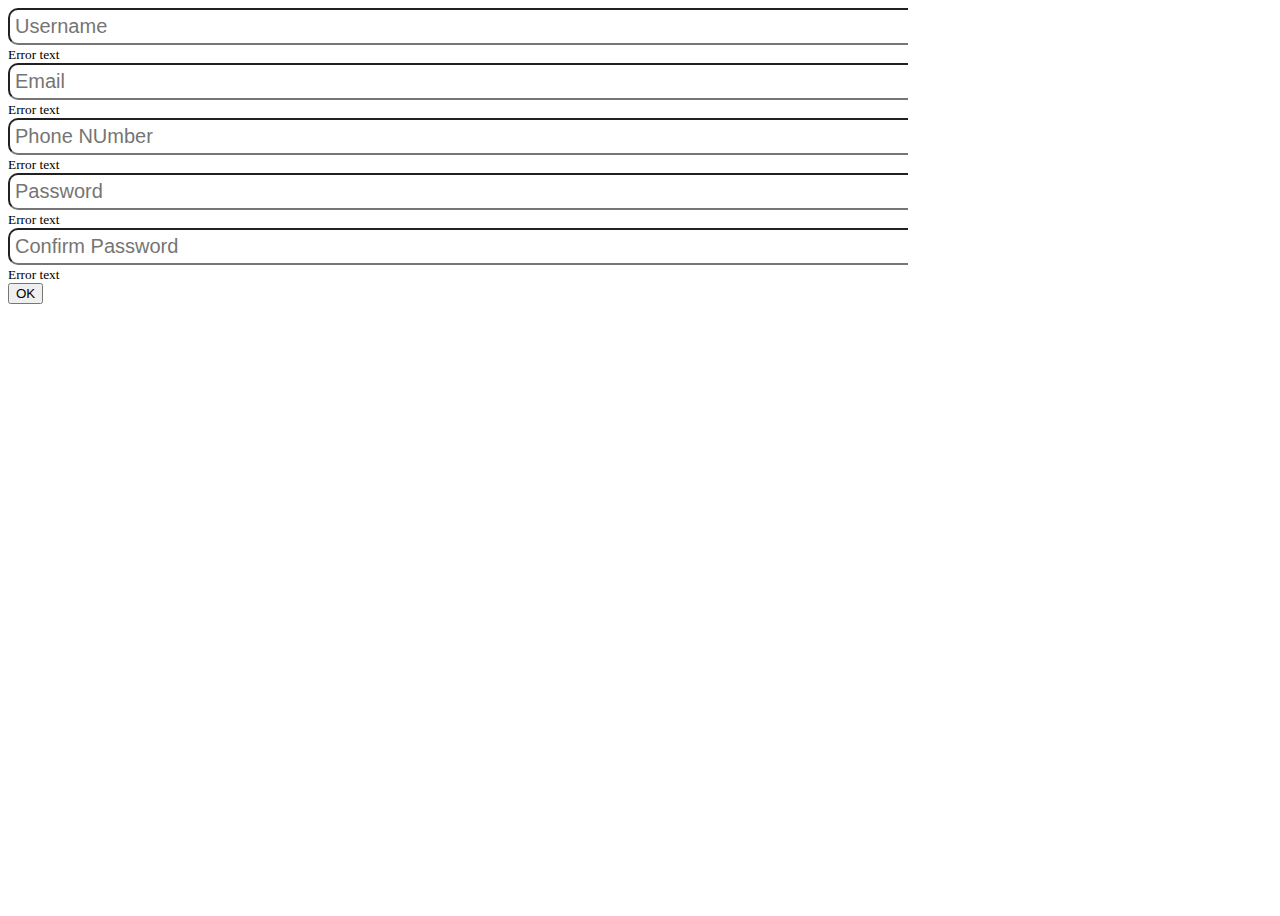
<file: FormHandeling/Registration_form/index.html>
<!doctype html>
<html lang="en">
  <head>
    <meta charset="utf-8">
    <meta name="viewport" content="width=device-width, initial-scale=1">
    <link href="https://cdn.jsdelivr.net/npm/bootstrap@5.1.3/dist/css/bootstrap.min.css" rel="stylesheet" integrity="sha384-1BmE4kWBq78iYhFldvKuhfTAU6auU8tT94WrHftjDbrCEXSU1oBoqyl2QvZ6jIW3" crossorigin="anonymous">
    <link rel="stylesheet" href="https://cdnjs.cloudflare.com/ajax/libs/font-awesome/6.0.0-beta3/css/all.min.css" integrity="sha512-Fo3rlrZj/k7ujTnHg4CGR2D7kSs0v4LLanw2qksYuRlEzO+tcaEPQogQ0KaoGN26/zrn20ImR1DfuLWnOo7aBA==" crossorigin="anonymous" referrerpolicy="no-referrer" />
    <link rel="stylesheet" href="style.css">
    <title>Hello, world!</title>
  </head>
  <body>
    <div class="container">
            <form class="form-control">
                <div class="form">
                    <input placeholder="Username" type="text" id="username_id">
                    <i class="fas fa-check-square"></i>
                    <i class="fas fa-exclamation"></i>
                    <small>Error text</small>
                </div>
                <div class="form">
                    <input placeholder="Email" type="email" id="email_id">
                    <i class="fas fa-check-square"></i>
                    <i class="fas fa-exclamation"></i>
                    <small>Error text</small>
                </div>
                <div class="form">
                    <input placeholder="Phone NUmber" type="number" id="number_id">
                    <i class="fas fa-check-square"></i>
                    <i class="fas fa-exclamation"></i>
                    <small>Error text</small>
                </div>
                <div class="form">
                    <input placeholder="Password" type="password" id="password_id">
                    <i class="fas fa-check-square"></i>
                    <i class="fas fa-exclamation"></i>
                    <small>Error text</small>
                </div>
                <div class="form">
                    <input placeholder="Confirm Password" type="password" id="confrim_password_id">
                    <i class="fas fa-check-square"></i>
                    <i class="fas fa-exclamation"></i>
                    <small>Error text</small>
                </div>
                <input class="btn btn-dark" value="OK" type="submit">    
            </form>
    </div>


    <script src="Script.js"></script>
    <script src="https://cdn.jsdelivr.net/npm/bootstrap@5.1.3/dist/js/bootstrap.bundle.min.js" integrity="sha384-ka7Sk0Gln4gmtz2MlQnikT1wXgYsOg+OMhuP+IlRH9sENBO0LRn5q+8nbTov4+1p" crossorigin="anonymous"></script>
  </body>
</html>
</file>
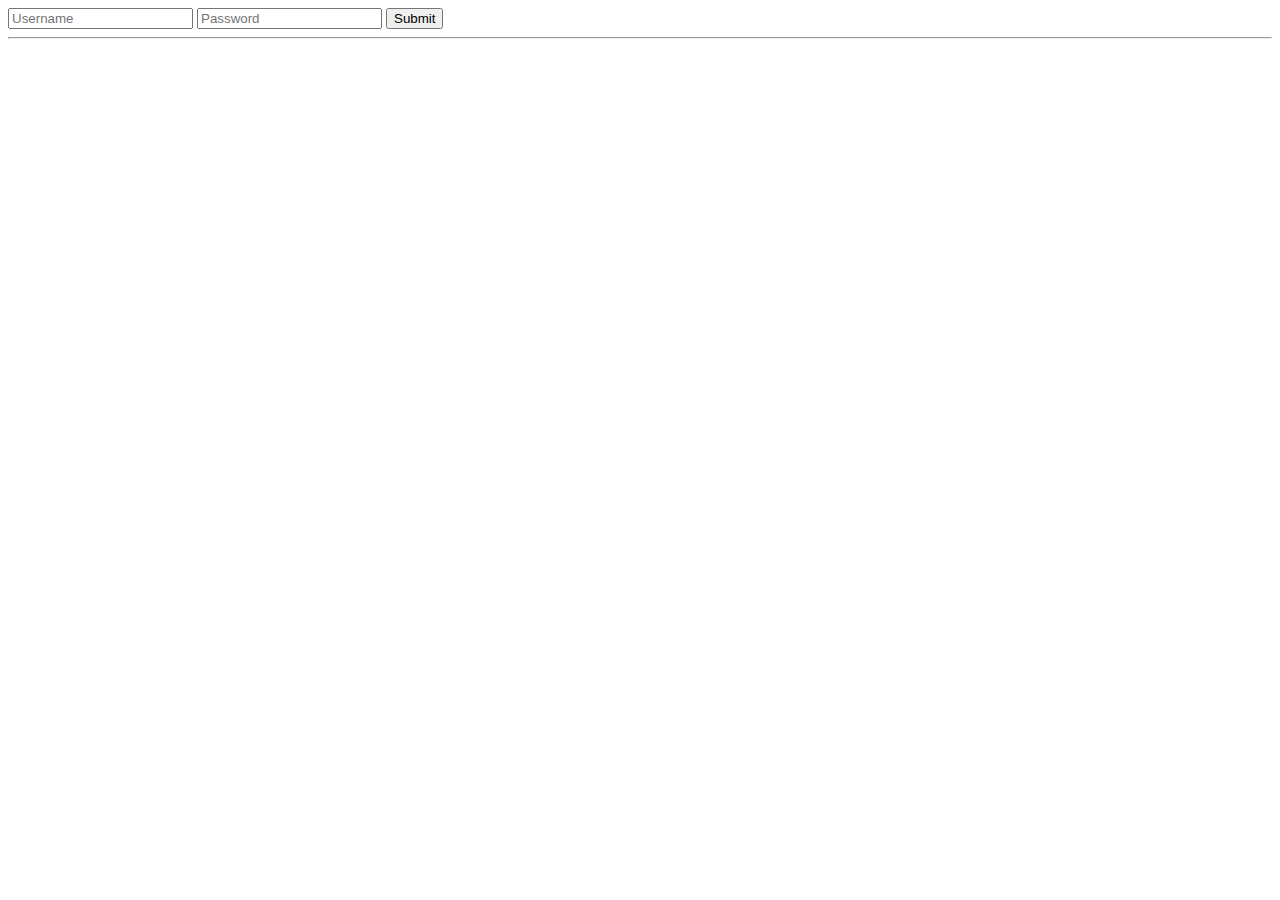
<file: FormHandeling/UserName&password/index.html>
<!doctype html>
<html lang="en">
  <head>
  
    <meta charset="utf-8">
    <meta name="viewport" content="width=device-width, initial-scale=1">
    <link href="https://cdn.jsdelivr.net/npm/bootstrap@5.1.3/dist/css/bootstrap.min.css" rel="stylesheet" integrity="sha384-1BmE4kWBq78iYhFldvKuhfTAU6auU8tT94WrHftjDbrCEXSU1oBoqyl2QvZ6jIW3" crossorigin="anonymous">
    <link rel="stylesheet" href="js-snackbar-master/src/js-snackbar.css">
    <link rel="stylesheet" href='js-snackbar-master/dist/js-snackbar.css'>
    <link rel="stylesheet" href="js-snackbar-master/dist/js-snackbar.min.css">
    
    <title>Hello, world!</title>
  </head>
  <body>
    <div class="container p-5 text-center">
        <div class="container">
            <form class="form-control" name="form_one" id="id_1">
                <input type="text" name="username" placeholder="Username">
                <input type="password" name="password" placeholder="Password">
                <input type="submit">
            </form>
            <hr>
            


        </div>  
    </div>
    <script>
     
        
    </script>
    <script src="js-snackbar-master/dist/js-snackbar.min.css"></script>
    <script src="js-snackbar-master/dist/js-snackbar.js"></script>
    <script src="js-snackbar-master/src/js-snackbar.js"></script>
    <script src="script.js"></script>
    <script src="https://cdn.jsdelivr.net/npm/bootstrap@5.1.3/dist/js/bootstrap.bundle.min.js" integrity="sha384-ka7Sk0Gln4gmtz2MlQnikT1wXgYsOg+OMhuP+IlRH9sENBO0LRn5q+8nbTov4+1p" crossorigin="anonymous"></script>
  </body>
</html>
</file>
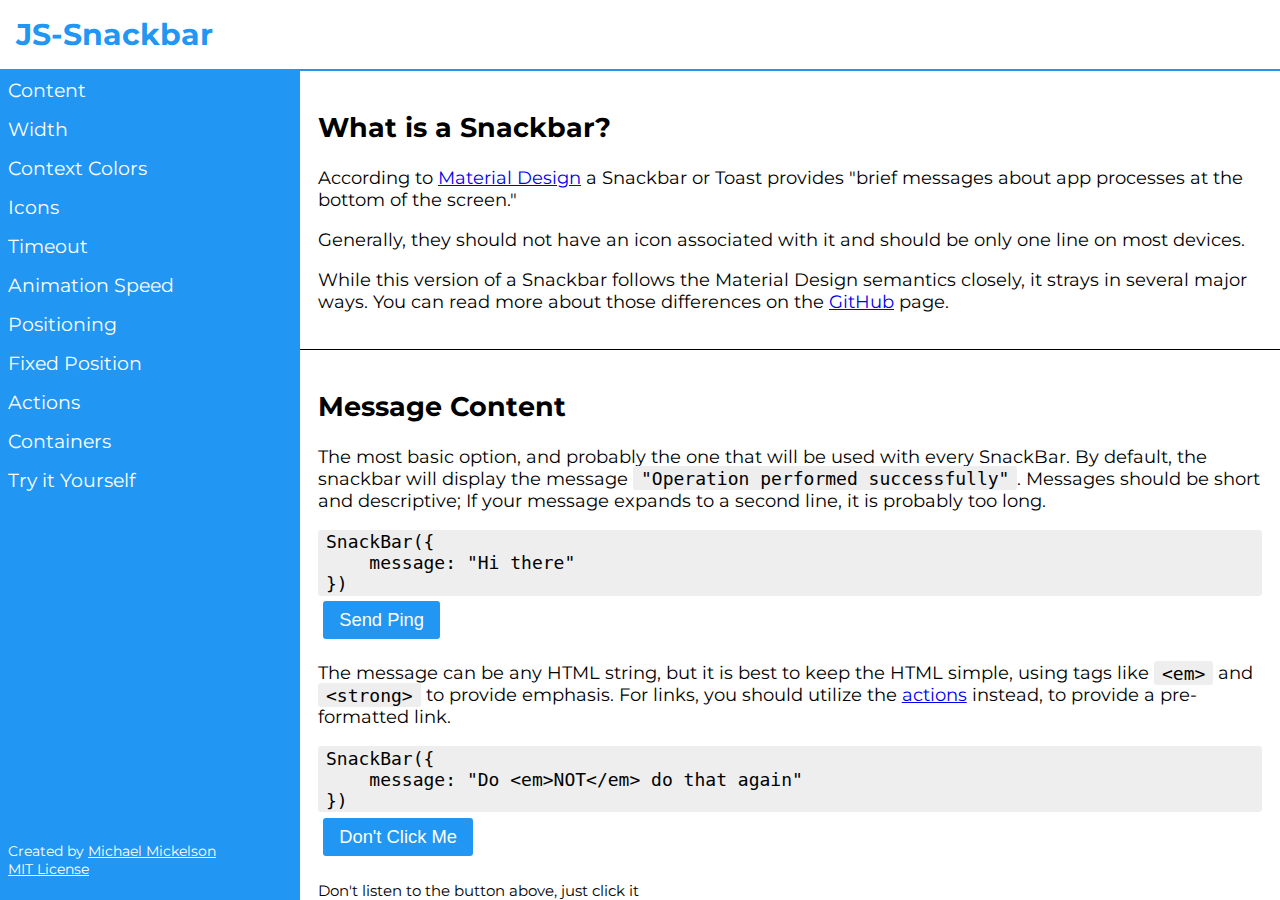
<file: FormHandeling/UserName&password/js-snackbar-master/index.html>
<!doctype html>

<html lang="en">

<head>
    <meta charset="utf-8">

    <title>JS-SnackBar - A simple snackbar/toast tool</title>
    <meta name="description"
        content="JS-SnackBar is a simple, jQuery-free tool that enables a notification to be shown on screen, follow Google's Material UI design.">
    <meta name="author" content="Michael Mickelson">
    <meta name="viewport" content="width=device-width, initial-scale=1, shrink-to-fit=no">

    <link href="https://fonts.googleapis.com/icon?family=Material+Icons" rel="stylesheet">

    <link rel="stylesheet" href="dist/js-snackbar.css?v=1.3" />
    <link rel="stylesheet" href="site.css?v=1.2" />
</head>

<body>
    <header class="header">
        <button id="header-button" type="menu" class="button button--inverse nav-opener">
            <span class="material-icons">menu</span>
            Menu
        </button>

        <h1>JS-Snackbar</h1>
    </header>

    <div class="main-body">
        <nav id="nav" class="nav">
            <div id="title" class="nav-title">
                JS-Snackbar
                <button type="menu" class="nav-opener nav-close">
                    <span class="material-icons">close</span>
                </button>
            </div>

            <ul class="nav-ul">
                <li class="nav-li">
                    <a href="#message" class="nav-a">Content</a>
                </li>

                <li class="nav-li">
                    <a href="#width" class="nav-a">Width</a>
                </li>

                <li class="nav-li">
                    <a href="#Colors" class="nav-a">
                        Context Colors
                    </a>
                </li>

                <li class="nav-li">
                    <a href="#icons" class="nav-a">
                        Icons
                    </a>
                </li>

                <li class="nav-li">
                    <a href="#Timeout" class="nav-a">
                        Timeout
                    </a>
                </li>

                <li class="nav-li">
                    <a href="#speed" class="nav-a">
                        Animation Speed
                    </a>
                </li>

                <li class="nav-li">
                    <a href="#Positioning" class="nav-a">
                        Positioning
                    </a>
                </li>

                <li class="nav-li">
                    <a href="#Fixed" class="nav-a">
                        Fixed Position
                    </a>
                </li>
               
                <li class="nav-li">
                    <a href="#Actions" class="nav-a">
                        Actions
                    </a>
                </li>

                <li class="nav-li">
                    <a href="#Containers" class="nav-a">
                        Containers
                    </a>
                </li>

                <li class="nav-li">
                    <a href="#tryit" class="nav-a">
                        Try it Yourself
                    </a>
                </li>
            </ul>

            <p class="nav-footer">
                Created by <a href="https://github.com/mickelsonmichael" target="_blank">Michael Mickelson</a>
                <br />
                <a href="https://github.com/mickelsonmichael/js-snackbar/blob/master/LICENSE" target="_blank">MIT
                    License</a>
            </p>
        </nav>

        <section class="content">
            <div class="display">
                <span>JS-Snackbar</span>
            </div>

            <article class="section">
                <h2 class="section-title">What is a Snackbar?</h2>
                <p>
                    According to <a href="https://material.io/design/components/snackbars.html">Material Design</a> a
                    Snackbar or Toast provides "brief messages about app processes at the bottom of the screen."
                </p>

                <p>
                    Generally, they should not have an icon associated with it and should be only one line on most
                    devices.
                </p>

                <p>
                    While this version of a Snackbar follows the Material Design semantics closely, it strays in several
                    major ways.
                    You can read more about those differences on the <a href="https://github.com/mickelsonmichael/js-snackbar" target="_blank">GitHub</a> page.
                </p>
            </article>

            <article id="message" class="section">
                <h2 class="section-title">Message Content</h2>
            
                <p>
                    The most basic option, and probably the one that will be used with every SnackBar.
                    By default, the snackbar will display the message <code>"Operation performed successfully"</code>.
                    Messages should be short and descriptive;
                    If your message expands to a second line, it is probably too long.
                </p>
            
                <code block>SnackBar({
    message: "Hi there"
})</code>
            
                <button type=button class="button" onclick="demoContent();">Send Ping</button>
            
                <p>
                    The message can be any HTML string, but it is best to keep the HTML simple, using tags like
                    <code>&lt;em&gt;</code> and <code>&lt;strong&gt;</code> to provide emphasis. For links, you should utilize the
                    <a href="#Actions">actions</a> instead, to provide a pre-formatted link.
                </p>

                <code block>SnackBar({
    message: "Do &lt;em&gt;NOT&lt;/em&gt; do that again"
})</code>

                <button type="button" class="button" onclick="demoHtml();">Don't Click Me</button>

                <p>
                    <small>Don't listen to the button above, just click it</small>
                </p>

                <script>
                    var demoContent = function () {
                        var message = SnackBar({
                            message: "PONG"
                        });
                    }

                    var demoHtml = function() {
                        SnackBar({
                            message: "I told you <strong>not</strong> to click it"
                        })
                    }
                </script>
            </article>

            <article id="width" class="section">
                <h2 class="section-title">Fixed Width</h2>

                <p>
                    The SnackBars will resize based on the content passed in to them.
                    However it may be desirable for them to have a fixed width,
                    which you can set using the <code>width</code> property on the options.
                    The width can be set to any valid CSS value for the width property.
                </p>

                <code block>SnackBar({
    width: "1000px"
})</code>

                <p>
                    <strong>
                        If you set your width too low, the snackbar will not display correctly.
                    </strong>

                    For example, setting a width of <code>1rem</code> is far
                    too small for any text to fit within, and the text will
                    collapse fully and be hidden.

                    The width must, at minimum, fit a whole word for the
                    SnackBar to be displayed correct.

                    Use this feature with caution.
                </p>

                <p>
                    <button onclick="width_500px()" class="button">500px</button>
                    <button onclick="width_100vw()" class="button">100vw</button>
                    <button onclick="width_30rem()" class="button">30rem</button>
                </p>

                <script>
                    var width_500px = function() {
                        SnackBar({
                            width: "500px",
                            message: "I'm 500px wide"
                        })
                    }

                    var width_100vw = function() {
                        SnackBar({
                            width: "100vw",
                            message: "I'm the width of the viewport",
                        })
                    }

                    var width_30rem = function() {
                        SnackBar({
                            width: "30rem",
                            message: "I'm 30 rem"
                        })
                    }
                </script>
            </article>

            <article id="Colors" class="section">
                <h2 class="section-title">Context Colors</h2>

                <p>
                    By default, there are several color options for showing notifications.
                    When a notification is displayed, it can either have one of these context colors attached to it, or no indicator at all (the default behavior). Click one of the buttons below to view an example.
                </p>

                <code block>Snackbar({
    status: "success"
})</code>

                <button type="button" class="button" onclick="colors_Default();">Default</button>
                <button type="button" class="button" onclick="colors_Success();">Success</button>
                <button type="button" class="button" onclick="colors_Error();">Error</button>
                <button type="button" class="button" onclick="colors_Warning();">Warning</button>
                <button type="button" class="button" onclick="colors_Info();">Info</button>

                <p>
                    The possible options can be found in the table below
                </p>

                <table>
                    <thead>
                        <tr>
                            <td>Color</td>
                            <td>Indicates</td>
                            <td>Value(s)</td>
                            <td>Example</td>
                        </tr>
                    </thead>
                    <tbody>
                        <tr>
                            <td>None</td>
                            <td>None</td>
                            <td>
                                <code>undefined</code>,
                                <code>null</code>,
                                <code>""</code>
                            </td>
                            <td>
                                <span class="js-snackbar js-snackbar--show">
                                    <span class="js-snackbar__status"></span>
                                    <div class="js-snackbar__message-wrapper">
                                        <span class="js-snackbar__message demo-message">Default</span>
                                    </div>
                                </span>
                            </td>
                        </tr>
                        <tr>
                            <td>Green</td>
                            <td>Success</td>
                            <td>
                                <code>"green"</code>,
                                <code>"success"</code>
                            </td>
                            <td>
                                <span class="js-snackbar js-snackbar--show">
                                    <span class="js-snackbar__status js-snackbar--success"></span>
                                    <div class="js-snackbar__message-wrapper">
                                        <span class="js-snackbar__message demo-message">Success</span>
                                    </div>
                                </span>
                            </td>
                        </tr>
                        <tr>
                            <td>Orange</td>
                            <td>Warning</td>
                            <td>
                                <code>"warning"</code>,
                                <code>"alert"</code>,
                                <code>"orange"</code>
                            </td>
                            <td>
                                <span class="js-snackbar js-snackbar--show">
                                    <span class="js-snackbar__status js-snackbar--warning"></span>
                                    <div class="js-snackbar__message-wrapper">
                                        <span class="js-snackbar__message demo-message">Warning</span>
                                    </div>
                                </span>
                            </td>
                        </tr>
                        <tr>
                            <td>Red</td>
                            <td>Danger</td>
                            <td>
                                <code>"danger"</code>,
                                <code>"error"</code>,
                                <code>"red"</code>
                            </td>
                            <td>
                                <span class="js-snackbar js-snackbar--show">
                                    <span class="js-snackbar__status js-snackbar--danger"></span>
                                    <div class="js-snackbar__message-wrapper">
                                        <span class="js-snackbar__message demo-message">Danger</span>
                                    </div>
                                </span>

                            </td>
                        </tr>
                        <tr>
                            <td>Blue</td>
                            <td>Info</td>
                            <td>
                                <code>"info"</code> or any other string
                            </td>
                            <td>
                                <span class="js-snackbar js-snackbar--show">
                                    <span class="js-snackbar__status js-snackbar--info"></span>
                                    <div class="js-snackbar__message-wrapper">
                                        <span class="js-snackbar__message demo-message">Info</span>
                                    </div>
                                </span>
                            </td>
                        </tr>
                    </tbody>
                </table>

                <script>
                    var colors_Default = function () {
                        SnackBar({
                            message: "Hello World!"
                        })
                    };

                    var colors_Success = function () {
                        SnackBar({
                            message: "Snackbar created successfully!",
                            status: "success"
                        });
                    };

                    

                    var colors_Error = function () {
                        SnackBar({
                            message: "Could not do the thing!",
                            status: "danger"
                        })
                    }

                    var colors_Warning = function () {
                        SnackBar({
                            message: "Alert! Something is happening that you may not expect!",
                            status: "warning"
                        })
                    }

                    var colors_Info = function () {
                        SnackBar({
                            message: "Here's some information for you",
                            status: "info"
                        })
                    }

                </script>
            </article>

            <article id="icons" class="section">
                <h2 class="section-title">Icons</h2>

                <p>
                    Icons can add additional flair to your messages, so the SnackBar comes with several built-in.
                    These icons are simply monospace text, and so can also be customized to any single character.
                    Keep in mind, however, that monospaces characters are serif fonts in all modern browsers.
                    If you are looking for more customization, then you'll need to roll some custom CSS to
                    target the icons.
                </p>

                <code block>Snackbar({
    status: "success",
    icon: "plus"
})</code>

                <p class="alert">
                    While the icons and the colors can be mixed and matched, the icons
                    <strong>require a <a href="#Colors">status color</a> to be set</strong> in order to appear.
                </p>

                <table>
                    <thead>
                        <tr>
                            <td>Icon</td>
                            <td>Value(s)</td>
                            <td>Example</td>
                        </tr>
                    </thead>
                    <tbody>
                        <tr>
                            <td>!</td>
                            <td>
                                <code>"exclamation"</code>,
                                <code>"warn"</code>,
                                <code>"danger"</code>
                            </td>
                            <td>
                                <span class="js-snackbar js-snackbar--show">
                                    <span class="js-snackbar__status js-snackbar--danger">
                                        <span class="js-snackbar__icon">!</span>
                                    </span>
                                    <div class="js-snackbar__message-wrapper">
                                        <span class="js-snackbar__message demo-message">Exclamation</span>
                                    </div>
                                </span>
                            </td>
                        </tr>
                        <tr>
                            <td>?</td>
                            <td>
                                <code>"question"</code>,
                                <code>"question-mark"</code>,
                                <code>"info"</code>
                            </td>
                            <td>
                                <span class="js-snackbar js-snackbar--show">
                                    <span class="js-snackbar__status js-snackbar--warning">
                                        <span class="js-snackbar__icon">?</span>
                                    </span>
                                    <div class="js-snackbar__message-wrapper">
                                        <span class="js-snackbar__message demo-message">Question</span>
                                    </div>
                                </span>
                            </td>
                        </tr>
                        <tr>
                            <td>+</td>
                            <td>
                                <code>"add"</code>,
                                <code>"plus"</code>
                            </td>
                            <td>
                                <span class="js-snackbar js-snackbar--show">
                                    <span class="js-snackbar__status js-snackbar--success">
                                        <span class="js-snackbar__icon">+</span>
                                    </span>
                                    <div class="js-snackbar__message-wrapper">
                                        <span class="js-snackbar__message demo-message">Plus</span>
                                    </div>
                                </span>
                            </td>
                        </tr>
                        <tr>
                            <td>Custom</td>
                            <td>
                                Any character
                            </td>
                            <td>
                                <span class="js-snackbar js-snackbar--show">
                                    <span class="js-snackbar__status js-snackbar--info">
                                        <span class="js-snackbar__icon">R</span>
                                    </span>
                                    <div class="js-snackbar__message-wrapper">
                                        <span class="js-snackbar__message demo-message">Custom</span>
                                    </div>
                                </span>
                            </td>
                        </tr>
                    </tbody>
                </table>

                <button class="button" onclick="icons_exclamation()">!</button>
                <button class="button" onclick="icons_question()">?</button>
                <button class="button" onclick="icons_add()">+</button>
                <button class="button" onclick="icons_any()">Custom</button>

                <script>
                    var icons_exclamation = function() {
                        SnackBar({
                            message: "How exciting",
                            icon: "exclamation",
                            status: "danger",
                        })
                    }

                    var icons_question = function() {
                        SnackBar({
                            message: "That's questionable",
                            icon: "question",
                            status: "warn"
                        });
                    }

                    var icons_add = function() {
                        SnackBar({
                            message: "You've added it successfully",
                            icon: "add",
                            status: "success"
                        })
                    }

                    var icons_any = function() {
                        SnackBar({
                            message: "My name is Mike",
                            icon: "M",
                            status: "info"
                        })
                    }
                </script>
            </article>

            <article id="Timeout" class="section">
                <h2 class="section-title">Timeout Options</h2>

                <p>
                    A snackbar can be configured to stay on screen for a certain amount of time.
                    For warnings or messages with actions, it is best to increase this time.
                    <strong>In general, the timeout should be no shorter than 4 seconds long.</strong>
                </p>

                <code block>SnackBar({
    timeout: 5000 // ms
})</code>

                <p>
                    Additionally, a SnackBar can also be configured to hide its close button.
                    This is useful in scenarios where a message is particularly important, or where the message has a custom close 
                    <a href="#Actions">action</a>.
                </p>

                <code block>SnackBar({
    dismissible: false
})</code>

                <p>
                    If you don't want to the SnackBar to timeout and instead want the user to manually intervene,
                    you can set the timeout to any value less than 1 or false
                </p>

                <code block>SnackBar({
    timeout: 0 // less than or equal to 0
})

// OR

SnackBar({
    timeout: false
})</code>

                <button type="button" class="button" onclick="demoTimeout();">Timeout Duration</button>
                <button type="button" class="button" onclick="demoNoTimeout();">No Timeout</button>
                <button type="button" class="button" onclick="demoNoDissmiss();">Undismissible</button>

                <script>
                        var demoTimeout = function () {
                            SnackBar({
                                message: "I hang out for a little longer",
                                timeout: 25000
                            })
                        }

                        var demoNoTimeout = function () {
                            SnackBar({
                                message: "You need to manually send me away",
                                timeout: false
                            })
                        }

                        var demoNoDissmiss = function () {
                            SnackBar({
                                message: "You cannot send me away!",
                                dismissible: false
                            })
                        }
                </script>
            </article>

            <article id="speed" class="section">
                <h2 class="section-title">Animation Speed</h2>

                <p>
                    You may want the SnackBar to come on screen quicker or slower.
                    To that end, you can specify the <code>speed</code> property to set the <code>transition-duration</code>
                    for the element.
                </p>

                <p>
                    If you send in a <code>number</code>, then it will be applied as milliseconds (e.g. <code>500</code> will become <code>"500ms"</code>).
                    If you send in a <code>string</code>, then it will be applied directly to the property with no modifications, making the valid
                    options any valid CSS property for the <code>transformation-duration</code> property.
                    Sending in any other type of value will result in no change to the animation duration.
                </p>

                <code block>
SnackBar({
    speed: "0.5s"
});

// OR

SnackBar({
    speed: 500
});
</code>

                <button class="button" onclick="demoSpeed(1000)">1000ms</button>
                <button class="button" onclick="demoSpeed(250)">250ms</button>

                <script>
                    var demoSpeed = function (s) {
                        SnackBar({
                            message: "I take " + s + "ms to show and hide",
                            speed: s 
                        });
                    }
                </script>
            </article>

            <article id="Positioning" class="section">
                <h2 class="section-title">Positioning</h2>

                <p>
                    By default, the Snackbar will appear in the bottom-right corner of the container.
                    This can be changed by setting the <code>position</code> option to one of the values below
                </p>

                <table>
                    <thead>
                        <tr>
                            <th>Value</th>
                            <th>Position</th>
                        </tr>
                    </thead>
                    <tbody>
                        <tr>
                            <td><code>"tl"</code></td>
                            <td>Top-Left</td>
                        </tr>
                        <tr>
                            <td><code>"tc"</code> or <code>"tm"</code></td>
                            <td>Top-Center</td>
                        </tr>
                        <tr>
                            <td><code>"tr"</code></td>
                            <td>Top-Right</td>
                        </tr>
                        <tr>
                            <td><code>"bl"</code></td>
                            <td>Bottom-Left</td>
                        </tr>
                        <tr>
                            <td><code>"bc"</code> or <code>"bm"</code></td>
                            <td>Bottom-Center</td>
                        </tr>
                        <tr>
                            <td><code>"br"</code></td>
                            <td>Bottom-Right</td>
                        </tr>
                    </tbody>
                </table>

                <p>
                    SnackBars can appear in multiple positions simultaneously without interfering with one another,
                    but it is best to avoid changing the position of your SnackBar.
                </p>

                <code block>SnackBar({
    position: "br"
});</code>

                <button class="button" onclick="demoPosition('tl');">Top-Left</button>
                <button class="button" onclick="demoPosition('tc')">Top-Center</button>
                <button class="button" onclick="demoPosition('tr');">Top-Right</button>
                <button class="button" onclick="demoPosition('bl');">Bottom-Left</button>
                <button class="button" onclick="demoPosition('bc')">Bottom-Center</button>
                <button class="button" onclick="demoPosition('br');">Bottom-Right</button>
                

                <script>
                    var demoPosition = function(pos) {
                        var snack = SnackBar({
                            position: pos,
                            message: "I should be in the '" + pos + "' position!"
                        });
                    }
                </script>
            </article>

            <article id="Fixed" class="section">
                <h2 class="section-title">Fixed Positioning</h2>

                <p>
                    If your page's body scrolls as the page resizes, it may be necessary to use the <code>fixed</code> option.
                    By default the SnackBars have absolute positioning and will stay within the container they are created in, but setting <code>fixed: true</code> will keep them in the corner of the screen.
                </p>

                <code block>SnackBar({
    fixed: true
})</code>

                <button type=button class="button" onclick="demoFixed();">Fixed Position</button>

                <script>
                    var demoFixed = function() {
                        var message = SnackBar({
                            fixed: true
                        });
                    }
                </script>
            </article>

            <article id="Actions" class="section">
                <h2 class="section-title">Actions</h2>

                <p>
                    Buttons can be added to SnackBars to allow for additional actions.
                    This can be useful in scenarios where a snackbar may warrant additional user interaction (ie an undo button).
                    Actions can also be configured to close the snackbar.
                </p>

                <button type="button" class="button" onclick="demoActions();">Basic Action</button>
                <button type="button" class="button" onclick="demoClosing();">Closing Action</button>
                <button type="button" class="button" onclick="demoActionsClosing();">Closing Action with Custom
                    Function</button>

                <script>
                    var demoActions = function () {
                        var message = SnackBar({
                            message: "Click the button for an action",
                            timeout: 30000,
                            actions: [
                                {
                                    text: "Click Me!",
                                    function: function () {
                                        alert("A-C-T-I-O-N");
                                    }
                                }
                            ]
                        })
                    }

                    var demoClosing = function () {
                        var message = SnackBar({
                            message: "Click the button to close",
                            timeout: 30000,
                            actions: [
                                {
                                    text: "Close",
                                    dismiss: true
                                }
                            ]
                        })
                    }

                    var demoActionsClosing = function () {
                        var message = SnackBar({
                            message: "Click the button!",
                            timeout: 30000,
                            actions: [
                                {
                                    text: "I close and act!",
                                    dismiss: true,
                                    function: function () {
                                        alert("You've done an action and closed. The snackbar will disappear once you press OK");
                                    }
                                }
                            ]
                        })
                    }
                </script>
            </article>

            <article id="Containers" class="section">
                <h2 class="section-title">Containers</h2>

                <p>
                    By default, the SnackBars will appear in the <code>body</code> tag.
                    However, in some layouts, it may be more desirable for them to appear within an inner container.
                </p>

                <p>
                    <em>Note: This requires the containing element to have a non-static position (e.g. <code>position: relative;</code>)</em>
                </p>

                <button type="button" class="button" onclick="demoContainer();">Within the Box</button>

                <div id="container" class="box">

                </div>

                <script>
                    var demoContainer = function () {
                        SnackBar({
                            message: "I'm inside this box",
                            container: "container"
                        })
                    }
                </script>
            </article>

            <article id="tryit" class="section">
                <h2 class="section-title">Try it Yourself!</h2>
            
                <p>
                    Use this form to create your own custom Snackbar using the options above.
                </p>
            
                <form>
                    <div class="field">
                        <label>Message</label>
                        <input id=demo_text type=text value="Hello World!" />
                    </div>
            
                    <div class="field">
                        <label>Status</label>
                        <select id="demo_status">
                            <option value="" selected>Default</option>
                            <option value=error>Error</option>
                            <option value=success>Success</option>
                            <option value=warning>Warning</option>
                            <option value=info>Info</option>
                        </select>
                    </div>
            
                    <div class="field">
                        <label>Timeout</label>
                        <input id=demo_timeout type=number min=0 value=5000 />
                    </div>
            
                    <div class="field">
                        <label>Position</label>
                        <select id="demo_pos">
                            <option value="tl">Top-Left</option>
                            <option value="tc">Top-Center</option>
                            <option value="tr">Top-Right</option>
                            <option value="bl">Bottom-Left</option>
                            <option value="bc">Bottom-Center</option>
                            <option selected value="br">Bottom-Right (Default)</option>

                        </select>
                    </div>

                    <div class="field">
                        <label>Width</label>
                        <input id="demo_width" type="text" value="500px" />
                    </div>
            
                    <div class="field">
                        <label for=demo_dismiss>
                            <input type=checkbox id=demo_dismiss name=demo_dismiss checked />
                            Dismissible
                        </label>
                    </div>
            
                    <button type=button class="button" onclick="return demoCustom();">Snackbar!</button>
                </form>
            
                <script>

                    function demoCustom() {
                        console.log(document.getElementById("demo_width").value)

                        SnackBar({
                            message: document.getElementById("demo_text").value,
                            dismissible: document.getElementById("demo_dismiss").checked,
                            status: document.getElementById("demo_status").value,
                            timeout: document.getElementById("demo_timeout").value,
                            position: document.getElementById("demo_pos").value,
                            width: document.getElementById("demo_width").value
                        });

                        return false;
                    }
                </script>
            </article>

        </section>
    </div>

    <script src="dist/js-snackbar.js?v=1.3"></script>
    <script src="site.js?v=1.0.0"></script>
</body>

</html>
</file>
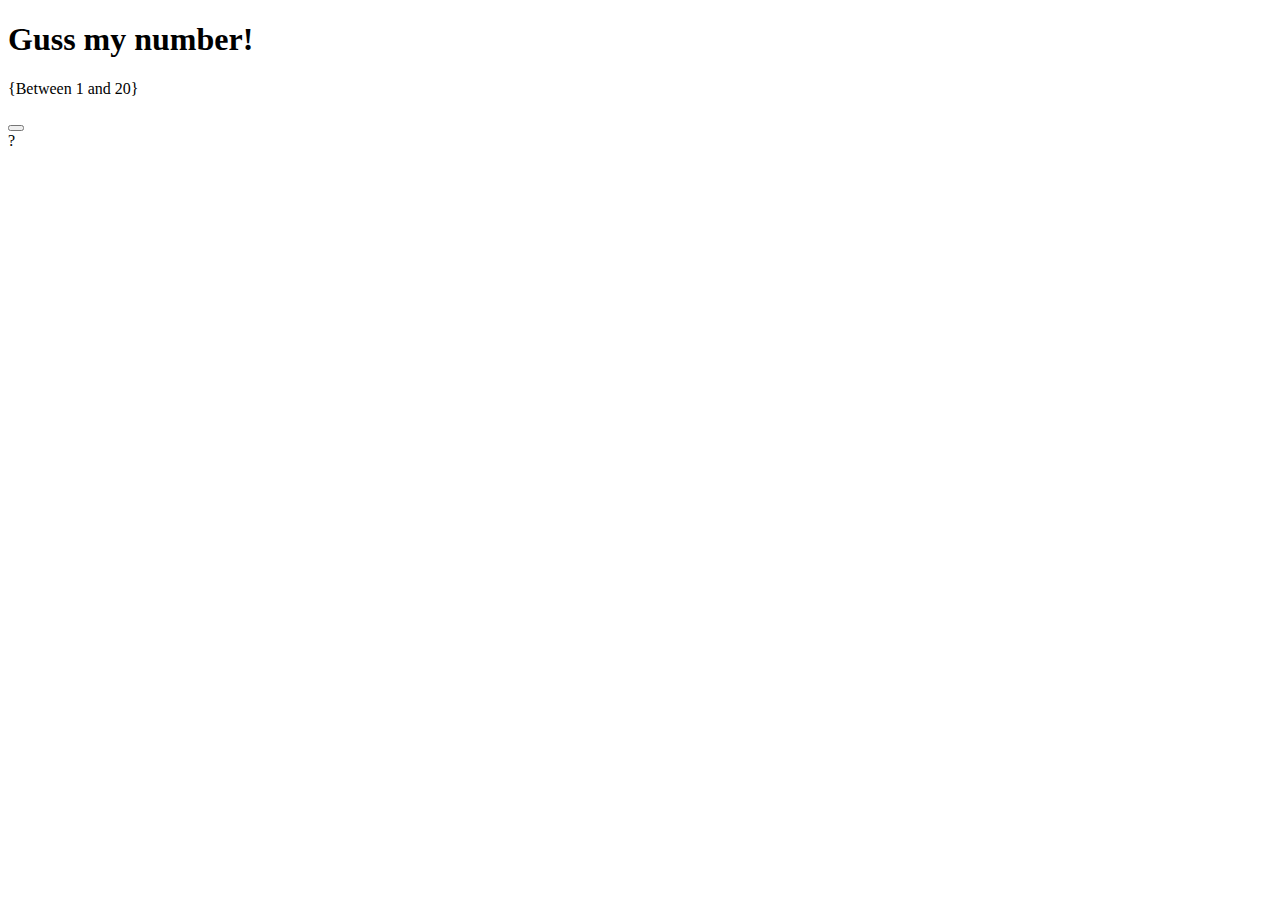
<file: Debugging/test.html>
<!DOCTYPE html>
<html lang="en">
<head>
    <meta charset="UTF-8">
    <meta http-equiv="X-UA-Compatible" content="IE=edge">
    <meta name="viewport" content="width=, initial-scale=1.0">
    <title>Document</title>
</head>
<body>
    <header>
        <h1>Guss my number! </h1>
        <p class="manual_between">{Between 1 and 20}</p>
        <button class="again_button"></button>
        <div class="number">?</div>
    </header>
    <main>
        <section class="left-section"></section>
    </main>
</body>
</html>
</file>
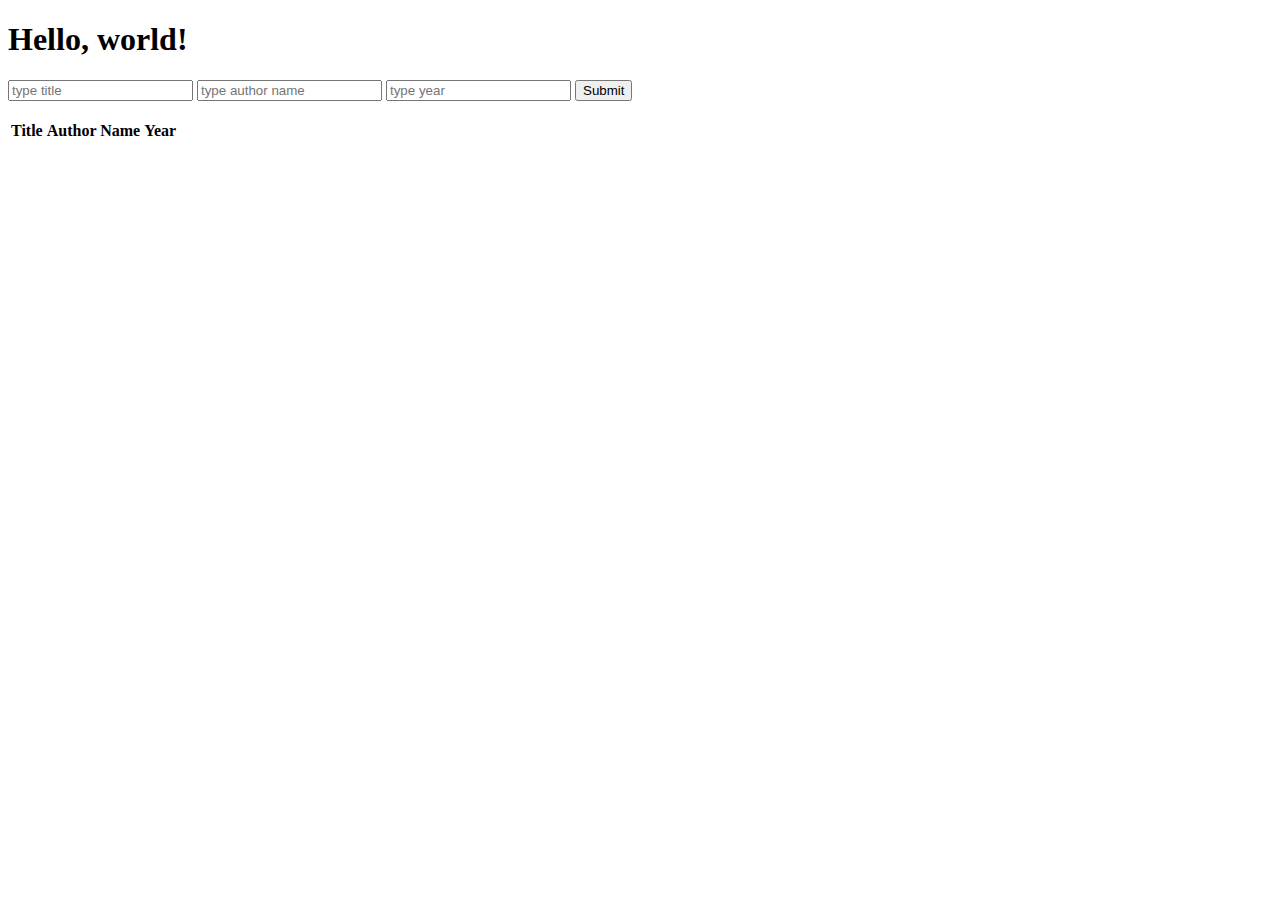
<file: project/book_self/js_book_self.html>
<!doctype html>
<html lang="en">
  <head>
    <!-- Required meta tags -->
    <meta charset="utf-8">
    <meta name="viewport" content="width=device-width, initial-scale=1">

    <!-- Bootstrap CSS -->
    <link href="https://cdn.jsdelivr.net/npm/bootstrap@5.1.3/dist/css/bootstrap.min.css" rel="stylesheet" integrity="sha384-1BmE4kWBq78iYhFldvKuhfTAU6auU8tT94WrHftjDbrCEXSU1oBoqyl2QvZ6jIW3" crossorigin="anonymous">

    <title>Hello, world!</title>
  </head>
  <body>

    <!-- https://www.youtube.com/watch?v=m4pthOeL46w -->
    <h1>Hello, world!</h1>
    <div class="container">
       
        <form class="form-group" id="book_form_id">
            <input type="text" class="form-control" id="title_id" placeholder="type title">
            <input type="text" class="form-control" id="author_id" placeholder="type author name">
            <input type="text" class="form-control" id="year_id" placeholder="type year">
            <input type="submit" class="btn btn-dark">
        </form>
        <br>
        <table class="table">
            <thead>
              <tr>
                
                <th scope="col">Title</th>
                <th scope="col">Author Name</th>
                <th scope="col">Year</th>
              </tr>
            </thead>
            <tbody id="table_row_id">
              
            </tbody>
          </table>
        
        


    </div>

    <!-- Optional JavaScript; choose one of the two! -->

    <script src="script.js"></script>

    <!-- Option 1: Bootstrap Bundle with Popper -->
    <script src="https://cdn.jsdelivr.net/npm/bootstrap@5.1.3/dist/js/bootstrap.bundle.min.js" integrity="sha384-ka7Sk0Gln4gmtz2MlQnikT1wXgYsOg+OMhuP+IlRH9sENBO0LRn5q+8nbTov4+1p" crossorigin="anonymous"></script>

    <!-- Option 2: Separate Popper and Bootstrap JS -->
    <!--
    <script src="https://cdn.jsdelivr.net/npm/@popperjs/core@2.10.2/dist/umd/popper.min.js" integrity="sha384-7+zCNj/IqJ95wo16oMtfsKbZ9ccEh31eOz1HGyDuCQ6wgnyJNSYdrPa03rtR1zdB" crossorigin="anonymous"></script>
    <script src="https://cdn.jsdelivr.net/npm/bootstrap@5.1.3/dist/js/bootstrap.min.js" integrity="sha384-QJHtvGhmr9XOIpI6YVutG+2QOK9T+ZnN4kzFN1RtK3zEFEIsxhlmWl5/YESvpZ13" crossorigin="anonymous"></script>
    -->
  </body>
</html>
</file>
<file: FormHandeling/Registration_form/style.css>
body{
    background-repeat: no-repeat;
    
    
    

}

.container{
    min-height: 100vh;
    width: 100vh;
    align-items: center;
    justify-content: center;
    width: calc(100vw-65vw);
    overflow: hidden;
}
.form input{
    width: 100%;
    display: block;
    font-size: 20px;
    padding: 5px;
    border-radius: 10px;
     
}

.form input:focus{
    outline: 0;
    border-color: rgb(81, 49, 225);
    border-width: 6px;
    transition: .2s;
    box-shadow: rgb(20, 19, 21);
}

.form .success{
    border-color: rgb(48, 202, 48);
    border-width: 4px;
    transition: .2s;
}

.form .error{
    border-color: rgb(232, 60, 60);
    border-width: 4px;
    transition: .2s;
}

.form i {
    position: absolute;
    right: 455px;
    visibility: visible;
}
.form i .fa-check-square{
    color: rgb(48, 202, 48);
}

.form i 

.form small{
    visibility:hidden ;
}
</file>
<file: FormHandeling/UserName&password/js-snackbar-master/src/js-snackbar.css>
﻿.js-snackbar-container {
    position: absolute;
    bottom: 0;
    right: 0;
    display: flex;
    flex-direction: column;
    align-items: flex-end;
    max-width: 100%;
    z-index: 999;
    overflow: hidden;
}

.js-snackbar-container--top-left {
    bottom: unset;
    right: unset;
    top: 0;
    left: 0;
}

.js-snackbar-container--top-center {
    top: 0;
    bottom: unset;
    left: 50%;
    right: unset;
    transform: translateX(-50%);
}

.js-snackbar-container--top-right {
    bottom: unset;
    right: 0;
    left: unset;
    top: 0;
}

.js-snackbar-container--bottom-left {
    bottom: 0;
    right: unset;
    left: 0;
    top: unset;
}

.js-snackbar-container--bottom-center {
    bottom: 0;
    right: unset;
    left: 50%;
    top: unset;
    transform: translateX(-50%);
}

.js-snackbar-container--fixed {
    position: fixed;
}

.js-snackbar-container * {
    box-sizing: border-box;
}

.js-snackbar__wrapper {
    overflow: hidden;
    height: auto;
    margin: 0;
    border-radius: 3px;
    display: flex;
    min-width: auto;
    transition-property: all;
    transition-timing-function: ease;
    transition-duration: 0.5s;
}

.js-snackbar {
    display: inline-flex;
    box-sizing: border-box;
    border-radius: 3px;
    color: #eee;
    font-size: 16px;
    background-color: #262626;
    vertical-align: bottom;
    box-shadow: 0 0 4px 0 black;
    margin: 0 10px;
    flex-grow: 1;
}

.js-snackbar__close,
.js-snackbar__status,
.js-snackbar__message-wrapper {
    position: relative;
}

.js-snackbar__message-wrapper {
    flex: 1;
    padding: 12px;
}

.js-snackbar__message {
    display: inline-block;
}

.js-snackbar__status {
    display: none;
    min-width: 15px;
    margin-right: 5px;
    border-radius: 3px 0 0 3px;
    background-color: transparent;
}

 .js-snackbar__status.js-snackbar--success,
 .js-snackbar__status.js-snackbar--warning,
 .js-snackbar__status.js-snackbar--danger,
 .js-snackbar__status.js-snackbar--info {
    display: flex;
    justify-content: center;
    align-items: center;
}

.js-snackbar__status.js-snackbar--success  {
    background-color: #4caf50;
}

.js-snackbar__status.js-snackbar--warning  {
    background-color: #ff9800;
}

 .js-snackbar__status.js-snackbar--danger {
    background-color: #b90909;
}

 .js-snackbar__status.js-snackbar--info {
    background-color: #2196f3;
}

.js-snackbar__icon {
    display: block;
    border: 2px solid white;
    font-weight: bold;
    border-radius: 20px;
    height: 20px;
    width: 20px;
    text-align: center;
    margin: 0 5px;
    font-family: monospace;
}

.js-snackbar__action {
    display: flex;
    align-items: center;
    padding: 0 10px;
    color: #838cff;
    cursor: pointer;
}

.js-snackbar__action:hover {
    background-color: #333;
}

.js-snackbar__close {
    cursor: pointer;
    display: flex;
    align-items: center;
    padding: 0 10px;
    user-select: none;
    color: #BBB;
}

.js-snackbar__close:hover {
    background-color: #444;
}
</file>
<file: FormHandeling/UserName&password/js-snackbar-master/dist/js-snackbar.css>
﻿.js-snackbar-container {
    position: absolute;
    bottom: 0;
    right: 0;
    display: flex;
    flex-direction: column;
    align-items: flex-end;
    max-width: 100%;
    z-index: 999;
    overflow: hidden;
}

.js-snackbar-container--top-left {
    bottom: unset;
    right: unset;
    top: 0;
    left: 0;
}

.js-snackbar-container--top-center {
    top: 0;
    bottom: unset;
    left: 50%;
    right: unset;
    transform: translateX(-50%);
}

.js-snackbar-container--top-right {
    bottom: unset;
    right: 0;
    left: unset;
    top: 0;
}

.js-snackbar-container--bottom-left {
    bottom: 0;
    right: unset;
    left: 0;
    top: unset;
}

.js-snackbar-container--bottom-center {
    bottom: 0;
    right: unset;
    left: 50%;
    top: unset;
    transform: translateX(-50%);
}

.js-snackbar-container--fixed {
    position: fixed;
}

.js-snackbar-container * {
    box-sizing: border-box;
}

.js-snackbar__wrapper {
    overflow: hidden;
    height: auto;
    margin: 0;
    border-radius: 3px;
    display: flex;
    min-width: auto;
    transition-property: all;
    transition-timing-function: ease;
    transition-duration: 0.5s;
}

.js-snackbar {
    display: inline-flex;
    box-sizing: border-box;
    border-radius: 3px;
    color: #eee;
    font-size: 16px;
    background-color: #262626;
    vertical-align: bottom;
    box-shadow: 0 0 4px 0 black;
    margin: 0 10px;
    flex-grow: 1;
}

.js-snackbar__close,
.js-snackbar__status,
.js-snackbar__message-wrapper {
    position: relative;
}

.js-snackbar__message-wrapper {
    flex: 1;
    padding: 12px;
}

.js-snackbar__message {
    display: inline-block;
}

.js-snackbar__status {
    display: none;
    min-width: 15px;
    margin-right: 5px;
    border-radius: 3px 0 0 3px;
    background-color: transparent;
}

 .js-snackbar__status.js-snackbar--success,
 .js-snackbar__status.js-snackbar--warning,
 .js-snackbar__status.js-snackbar--danger,
 .js-snackbar__status.js-snackbar--info {
    display: flex;
    justify-content: center;
    align-items: center;
}

.js-snackbar__status.js-snackbar--success  {
    background-color: #4caf50;
}

.js-snackbar__status.js-snackbar--warning  {
    background-color: #ff9800;
}

 .js-snackbar__status.js-snackbar--danger {
    background-color: #b90909;
}

 .js-snackbar__status.js-snackbar--info {
    background-color: #2196f3;
}

.js-snackbar__icon {
    display: block;
    border: 2px solid white;
    font-weight: bold;
    border-radius: 20px;
    height: 20px;
    width: 20px;
    text-align: center;
    margin: 0 5px;
    font-family: monospace;
}

.js-snackbar__action {
    display: flex;
    align-items: center;
    padding: 0 10px;
    color: #838cff;
    cursor: pointer;
}

.js-snackbar__action:hover {
    background-color: #333;
}

.js-snackbar__close {
    cursor: pointer;
    display: flex;
    align-items: center;
    padding: 0 10px;
    user-select: none;
    color: #BBB;
}

.js-snackbar__close:hover {
    background-color: #444;
}
</file>
<file: FormHandeling/UserName&password/js-snackbar-master/site.css>
@import url('https://fonts.googleapis.com/css?family=Montserrat');

* {
    box-sizing: border-box;
}

html {
    height: 100%;
    scroll-behavior: smooth;
}

body {
    font-family: 'Montserrat', sans-serif;
    font-size: 18px;
    margin: 0;
    padding: 0;
    height: 100%;
    overflow: hidden;
    display: flex;
    flex-direction: column;
}

.main-body {
    height: 100%;
    overflow: hidden;
}

.nav {
    min-width: 300px;
    background-color: #2196f3;
    padding: 0;
    margin: 0;
    font-size: 105%;
    color: white;
    display: flex;
    flex-direction: column;
    position: absolute;
    top: 0;
    bottom: 0;
    left: 0;
    max-width: 90vw;
    transform: translateX(-100%);
    transition: .2s ease-out all;
    z-index: 10;
}

.nav.nav--shown {
    transform: translateX(0);
}

.nav-title {
    font-size: 20px;
    word-break: break-all;
    border-bottom: 1px inset white;
    padding: .5rem 0;
    margin: .5rem;
    font-weight: bold;
    display: flex;
    align-items: center;
}

.nav-close {
    margin-left: auto;
    background: none;
    color: #EEE;
    border: none;
    font-size: 110%;
}

.nav-ul {
    list-style: none;
    padding: 0;
    margin: 0;
}

.nav-li {
    margin: 0;
    padding: 0;
}

.nav-a {
    padding: .5rem;
    text-decoration: none;
    display: block;
    color: white;
}

.nav-a:hover,
.nav-a.nav-a--active {
    color: #2196f3;
    background-color: white;
}

.nav-footer {
    margin-top: auto;
    padding: .5rem;
    font-size: 75%;
}

.nav-footer a {
    color: white;
}

.content {
    overflow: auto;
    flex-grow: 1;
    max-height: 100%;
}

.header {
    position: sticky;
    top: 0;
    border-bottom: 2px solid #2196f3;
    padding: 1rem;
    margin: 0;
    background-color: #fff;
}

header {
    padding: 1rem;
}

header #header-button {
    margin-right: 1rem;
}

header h1 {
    color: #2196f3;
    display: inline-block;
    margin: 0;
    padding: 0;
    font-size: 30px;
}

.display {
    font-size: 3rem;
    color: #2196f3;
    border: 3px solid #2196f3;
    background-color: white;
    text-align: center;
    padding: 1em 0; 
    white-space: nowrap;
    min-width: auto;
    overflow: hidden;
    margin: 1rem 0;
    display: none;
}

.section {
    margin-bottom: 2rem;
    padding-bottom: 2rem;
    border-bottom: 1px solid black;
    width: 100%;
    padding: 1em;
}


.button {
    padding: 0.5rem 1rem;
    background-color: #2196f3;
    border: 2px solid #FFF;
    color: white;
    font-size: 102%;
    cursor: pointer;
    display: inline-flex;
    align-items: center;
    margin: 0.2rem;
    border-radius: 5px;
}

.button > .material-icons {
    margin-right: 0.2rem;
}

.button--inverse {
    background-color: white;
    border: 2px solid #2196f3;
    color: #2196f3;
}

.button:active {
    background-color: #5fb3f8;
}

.field {
    display: block;
    max-width: 400px;
}

.field label {
    font-size: 90%;
    display: block;
    text-align: left;
}

.field input[type=text],
.field input[type=number],
.field select {
    padding: 0.5rem 1rem;
    font-size: 102%;
    border-radius: 3px;
    border: 1px solid #111;
    width: 100%;
}

.box {
    height: 300px;
    max-height: 100%;
    border: 1px solid blue;
    position: relative;
    overflow: hidden;
    margin: 1rem auto;
}

code {
    background-color: #eee;
    padding: 0.1rem 0.5rem;
    border-radius: 3px;
}

code[block] {
    display: block;
    white-space: pre;
}

table {
    border-collapse: collapse;
    border: 1px solid #ddd;
    margin-bottom: 1rem;
}

table thead {
    font-weight: 600;
    background-color:  #75b3e6;
    color: #eee;
}

table td {
    padding: 0.25rem 0.5rem;
}

table tr:nth-child(even) {
    background-color: #90bfe6;
}

.demo-message {
    position: relative;
}

@media (min-width: 1000px) {
    #header-button {
        display: none;
    }

    .main-body {
        display: flex;
    }
    
    .nav {
        position: relative;
        transform: translateX(0);
    }

    .nav-title {
        display: none;
    }

    .section {
        max-width: 1000px;
        margin: 0 auto;
    }
}
</file>
<file: FormHandeling/UserName&password/js-snackbar-master/dist/js-snackbar.min.css>
.js-snackbar-container{position:absolute;bottom:0;right:0;display:flex;flex-direction:column;align-items:flex-end;max-width:100%;z-index:999;overflow:hidden}.js-snackbar-container--top-left{bottom:unset;right:unset;top:0;left:0}.js-snackbar-container--top-center{top:0;bottom:unset;left:50%;right:unset;transform:translateX(-50%)}.js-snackbar-container--top-right{bottom:unset;right:0;left:unset;top:0}.js-snackbar-container--bottom-left{bottom:0;right:unset;left:0;top:unset}.js-snackbar-container--bottom-center{bottom:0;right:unset;left:50%;top:unset;transform:translateX(-50%)}.js-snackbar-container--fixed{position:fixed}.js-snackbar-container *{box-sizing:border-box}.js-snackbar__wrapper{overflow:hidden;height:auto;margin:0;border-radius:3px;display:flex;min-width:auto;transition-property:all;transition-timing-function:ease;transition-duration:.5s}.js-snackbar{display:inline-flex;box-sizing:border-box;border-radius:3px;color:#eee;font-size:16px;background-color:#262626;vertical-align:bottom;box-shadow:0 0 4px 0 #000;margin:0 10px;flex-grow:1}.js-snackbar__close,.js-snackbar__message-wrapper,.js-snackbar__status{position:relative}.js-snackbar__message-wrapper{flex:1;padding:12px}.js-snackbar__message{display:inline-block}.js-snackbar__status{display:none;min-width:15px;margin-right:5px;border-radius:3px 0 0 3px;background-color:transparent}.js-snackbar__status.js-snackbar--danger,.js-snackbar__status.js-snackbar--info,.js-snackbar__status.js-snackbar--success,.js-snackbar__status.js-snackbar--warning{display:flex;justify-content:center;align-items:center}.js-snackbar__status.js-snackbar--success{background-color:#4caf50}.js-snackbar__status.js-snackbar--warning{background-color:#ff9800}.js-snackbar__status.js-snackbar--danger{background-color:#b90909}.js-snackbar__status.js-snackbar--info{background-color:#2196f3}.js-snackbar__icon{display:block;border:2px solid #fff;font-weight:700;border-radius:20px;height:20px;width:20px;text-align:center;margin:0 5px;font-family:monospace}.js-snackbar__action{display:flex;align-items:center;padding:0 10px;color:#838cff;cursor:pointer}.js-snackbar__action:hover{background-color:#333}.js-snackbar__close{cursor:pointer;display:flex;align-items:center;padding:0 10px;user-select:none;color:#bbb}.js-snackbar__close:hover{background-color:#444}
/*# sourceMappingURL=[data-uri] */
</file>
